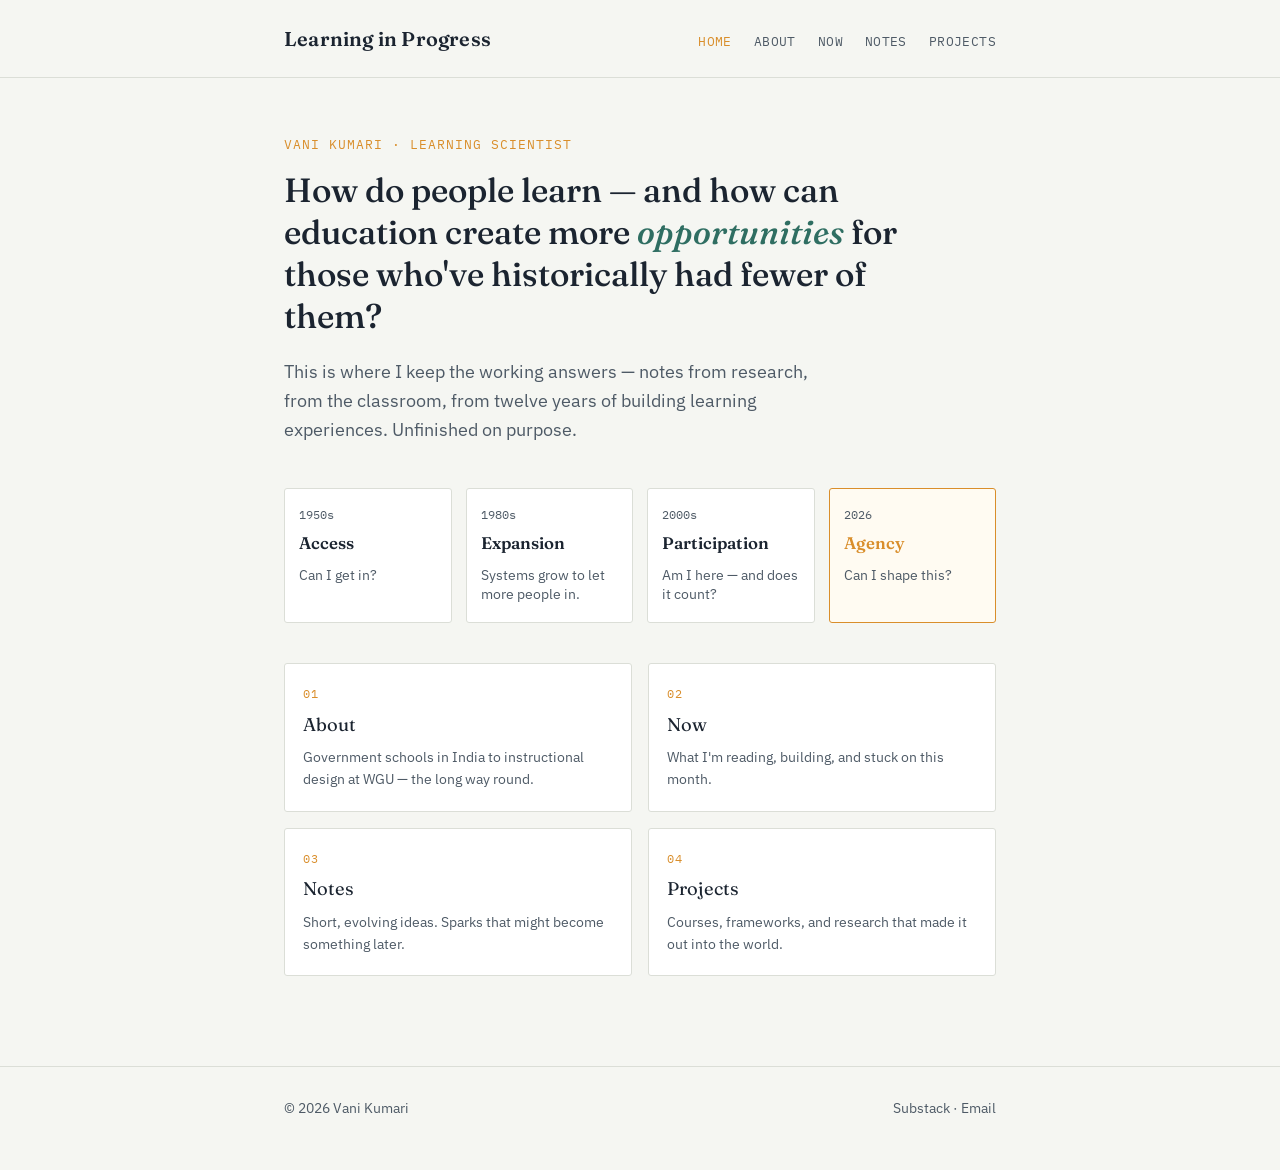
<file: index.html>
<!DOCTYPE html>
<html lang="en">
<head>
<meta charset="UTF-8">
<meta name="viewport" content="width=device-width, initial-scale=1.0">
<title>Learning in Progress — Vani Kumari</title>
<link rel="stylesheet" href="style.css">
</head>
<body>

<header class="site">
  <div class="wrap">
    <div class="brand"><a href="index.html">Learning in Progress</a></div>
    <nav class="primary">
      <a href="index.html" class="current">Home</a>
      <a href="about.html">About</a>
      <a href="now.html">Now</a>
      <a href="notes.html">Notes</a>
      <a href="projects.html">Projects</a>
    </nav>
  </div>
</header>

<main>
  <div class="wrap">
    <p class="eyebrow">Vani Kumari · Learning Scientist</p>
    <h1>How do people learn — and how can education create more <em>opportunities</em> for those who've historically had fewer of them?</h1>
    <p class="lede">This is where I keep the working answers — notes from research, from the classroom, from twelve years of building learning experiences. Unfinished on purpose.</p>

    <div class="timeline">
      <div class="stage">
        <div class="year">1950s</div>
        <div class="word">Access</div>
        <div class="gloss">Can I get in?</div>
      </div>
      <div class="stage">
        <div class="year">1980s</div>
        <div class="word">Expansion</div>
        <div class="gloss">Systems grow to let more people in.</div>
      </div>
      <div class="stage">
        <div class="year">2000s</div>
        <div class="word">Participation</div>
        <div class="gloss">Am I here — and does it count?</div>
      </div>
      <div class="stage">
        <div class="year">2026</div>
        <div class="word">Agency</div>
        <div class="gloss">Can I shape this?</div>
      </div>
    </div>

    <div class="section-links">
      <a href="about.html">
        <div class="label">01</div>
        <div class="title">About</div>
        <div class="desc">Government schools in India to instructional design at WGU — the long way round.</div>
      </a>
      <a href="now.html">
        <div class="label">02</div>
        <div class="title">Now</div>
        <div class="desc">What I'm reading, building, and stuck on this month.</div>
      </a>
      <a href="notes.html">
        <div class="label">03</div>
        <div class="title">Notes</div>
        <div class="desc">Short, evolving ideas. Sparks that might become something later.</div>
      </a>
      <a href="projects.html">
        <div class="label">04</div>
        <div class="title">Projects</div>
        <div class="desc">Courses, frameworks, and research that made it out into the world.</div>
      </a>
    </div>
  </div>
</main>

<footer class="site">
  <div class="wrap">
    <span>© 2026 Vani Kumari</span>
    <span><a href="https://[yoursubstack].substack.com">Substack</a> · <a href="mailto:[email protected]">Email</a></span>
  </div>
</footer>

</body>
</html>
</file>
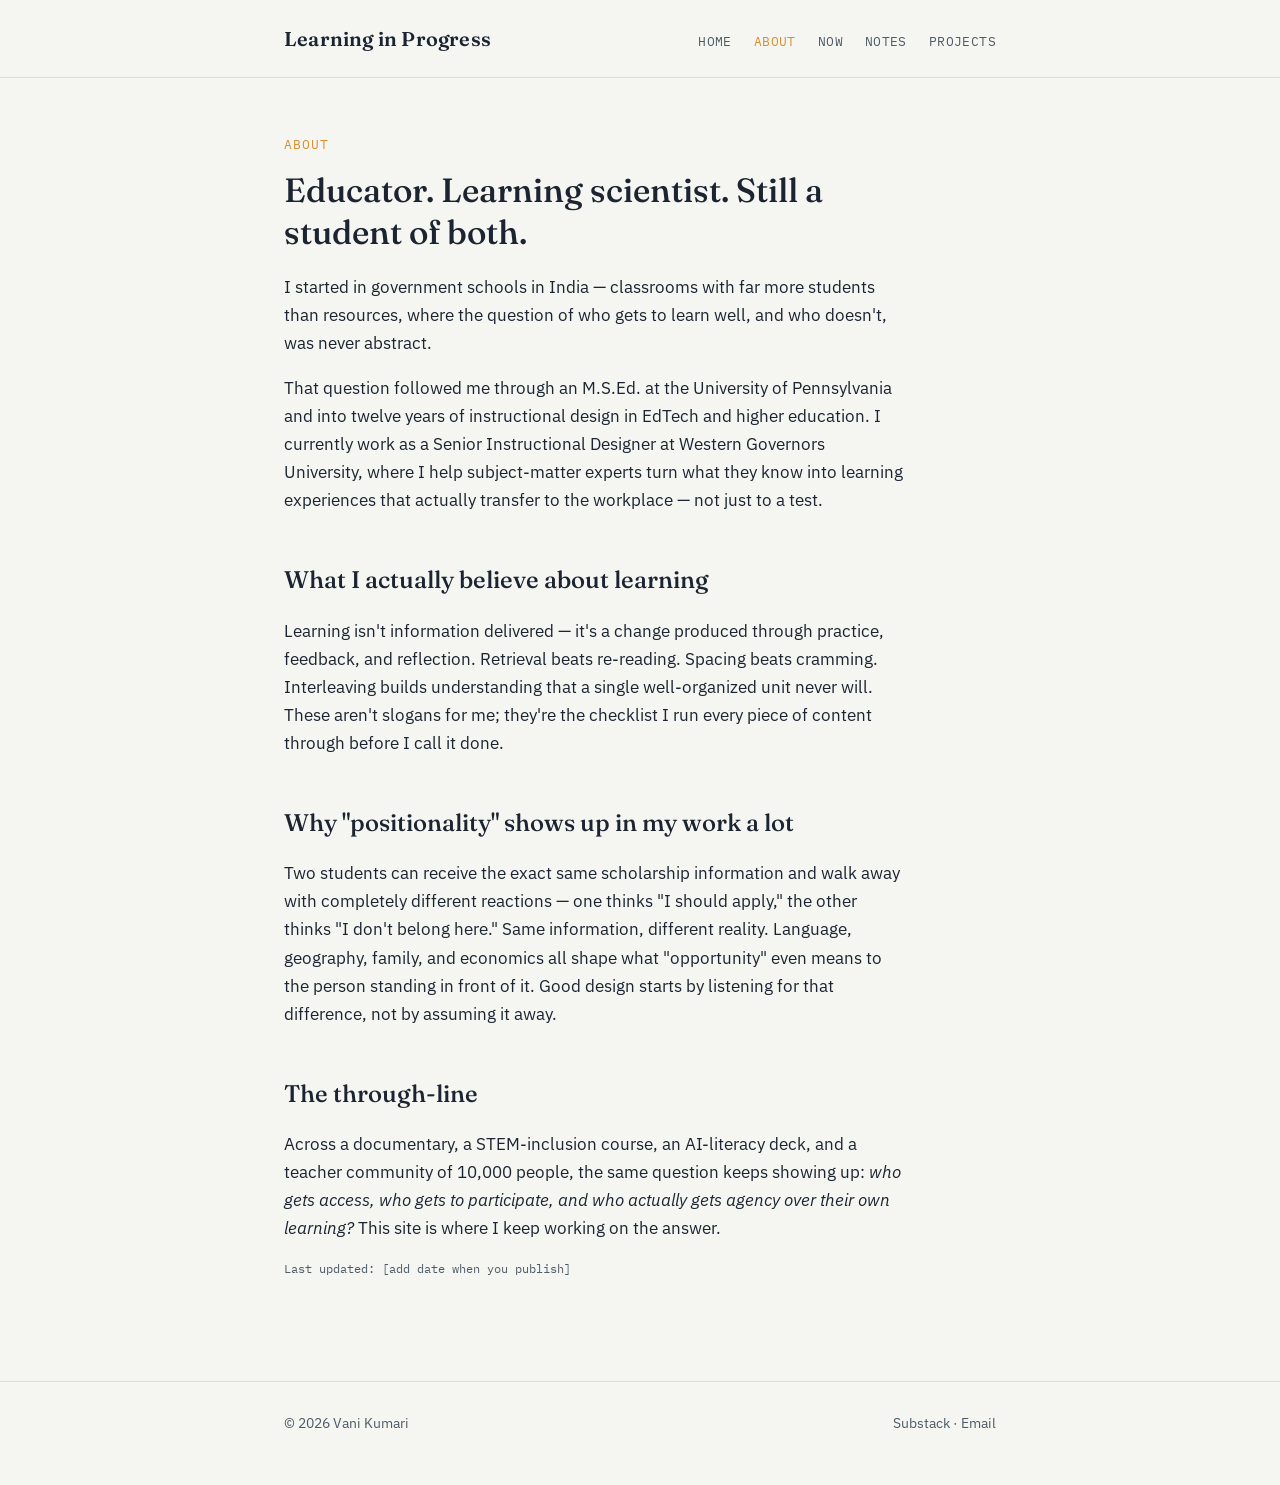
<file: about.html>
<!DOCTYPE html>
<html lang="en">
<head>
<meta charset="UTF-8">
<meta name="viewport" content="width=device-width, initial-scale=1.0">
<title>About — Learning in Progress</title>
<link rel="stylesheet" href="style.css">
</head>
<body>

<header class="site">
  <div class="wrap">
    <div class="brand"><a href="index.html">Learning in Progress</a></div>
    <nav class="primary">
      <a href="index.html">Home</a>
      <a href="about.html" class="current">About</a>
      <a href="now.html">Now</a>
      <a href="notes.html">Notes</a>
      <a href="projects.html">Projects</a>
    </nav>
  </div>
</header>

<main>
  <div class="wrap">
    <p class="eyebrow">About</p>
    <h1>Educator. Learning scientist. Still a student of both.</h1>

    <p>I started in government schools in India — classrooms with far more students than resources, where the question of who gets to learn well, and who doesn't, was never abstract.</p>

    <p>That question followed me through an M.S.Ed. at the University of Pennsylvania and into twelve years of instructional design in EdTech and higher education. I currently work as a Senior Instructional Designer at Western Governors University, where I help subject-matter experts turn what they know into learning experiences that actually transfer to the workplace — not just to a test.</p>

    <h2>What I actually believe about learning</h2>
    <p>Learning isn't information delivered — it's a change produced through practice, feedback, and reflection. Retrieval beats re-reading. Spacing beats cramming. Interleaving builds understanding that a single well-organized unit never will. These aren't slogans for me; they're the checklist I run every piece of content through before I call it done.</p>

    <h2>Why "positionality" shows up in my work a lot</h2>
    <p>Two students can receive the exact same scholarship information and walk away with completely different reactions — one thinks "I should apply," the other thinks "I don't belong here." Same information, different reality. Language, geography, family, and economics all shape what "opportunity" even means to the person standing in front of it. Good design starts by listening for that difference, not by assuming it away.</p>

    <h2>The through-line</h2>
    <p>Across a documentary, a STEM-inclusion course, an AI-literacy deck, and a teacher community of 10,000 people, the same question keeps showing up: <em>who gets access, who gets to participate, and who actually gets agency over their own learning?</em> This site is where I keep working on the answer.</p>

    <p class="updated">Last updated: [add date when you publish]</p>
  </div>
</main>

<footer class="site">
  <div class="wrap">
    <span>© 2026 Vani Kumari</span>
    <span><a href="https://[yoursubstack].substack.com">Substack</a> · <a href="mailto:[email protected]">Email</a></span>
  </div>
</footer>

</body>
</html>
</file>
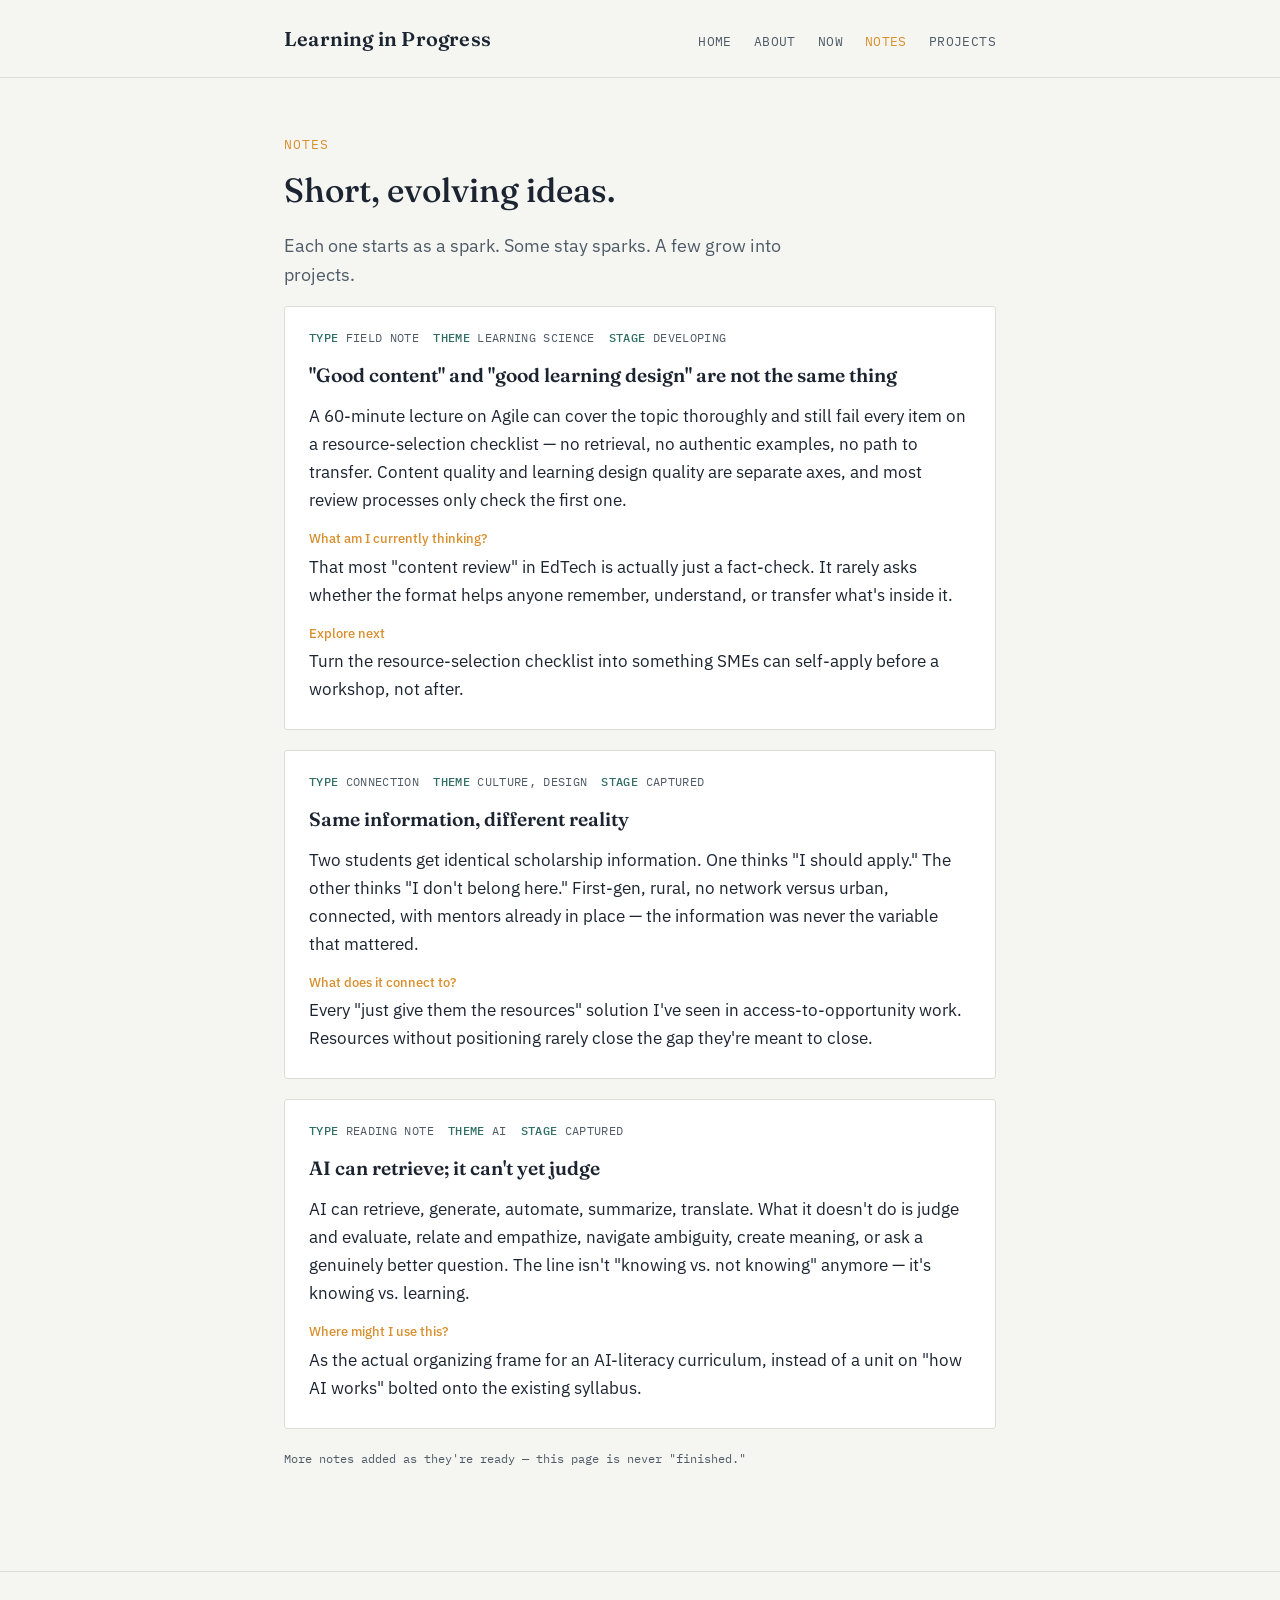
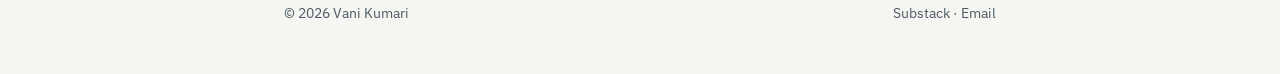
<file: notes.html>
<!DOCTYPE html>
<html lang="en">
<head>
<meta charset="UTF-8">
<meta name="viewport" content="width=device-width, initial-scale=1.0">
<title>Notes — Learning in Progress</title>
<link rel="stylesheet" href="style.css">
</head>
<body>

<header class="site">
  <div class="wrap">
    <div class="brand"><a href="index.html">Learning in Progress</a></div>
    <nav class="primary">
      <a href="index.html">Home</a>
      <a href="about.html">About</a>
      <a href="now.html">Now</a>
      <a href="notes.html" class="current">Notes</a>
      <a href="projects.html">Projects</a>
    </nav>
  </div>
</header>

<main>
  <div class="wrap">
    <p class="eyebrow">Notes</p>
    <h1>Short, evolving ideas.</h1>
    <p class="lede">Each one starts as a spark. Some stay sparks. A few grow into projects.</p>

    <div class="card">
      <div class="meta">
        <span><b>Type</b> Field Note</span>
        <span><b>Theme</b> Learning Science</span>
        <span><b>Stage</b> Developing</span>
      </div>
      <h3>"Good content" and "good learning design" are not the same thing</h3>
      <p>A 60-minute lecture on Agile can cover the topic thoroughly and still fail every item on a resource-selection checklist — no retrieval, no authentic examples, no path to transfer. Content quality and learning design quality are separate axes, and most review processes only check the first one.</p>
      <p class="prompt">What am I currently thinking?</p>
      <p>That most "content review" in EdTech is actually just a fact-check. It rarely asks whether the format helps anyone remember, understand, or transfer what's inside it.</p>
      <p class="prompt">Explore next</p>
      <p>Turn the resource-selection checklist into something SMEs can self-apply before a workshop, not after.</p>
    </div>

    <div class="card">
      <div class="meta">
        <span><b>Type</b> Connection</span>
        <span><b>Theme</b> Culture, Design</span>
        <span><b>Stage</b> Captured</span>
      </div>
      <h3>Same information, different reality</h3>
      <p>Two students get identical scholarship information. One thinks "I should apply." The other thinks "I don't belong here." First-gen, rural, no network versus urban, connected, with mentors already in place — the information was never the variable that mattered.</p>
      <p class="prompt">What does it connect to?</p>
      <p>Every "just give them the resources" solution I've seen in access-to-opportunity work. Resources without positioning rarely close the gap they're meant to close.</p>
    </div>

    <div class="card">
      <div class="meta">
        <span><b>Type</b> Reading Note</span>
        <span><b>Theme</b> AI</span>
        <span><b>Stage</b> Captured</span>
      </div>
      <h3>AI can retrieve; it can't yet judge</h3>
      <p>AI can retrieve, generate, automate, summarize, translate. What it doesn't do is judge and evaluate, relate and empathize, navigate ambiguity, create meaning, or ask a genuinely better question. The line isn't "knowing vs. not knowing" anymore — it's knowing vs. learning.</p>
      <p class="prompt">Where might I use this?</p>
      <p>As the actual organizing frame for an AI-literacy curriculum, instead of a unit on "how AI works" bolted onto the existing syllabus.</p>
    </div>

    <p class="updated">More notes added as they're ready — this page is never "finished."</p>
  </div>
</main>

<footer class="site">
  <div class="wrap">
    <span>© 2026 Vani Kumari</span>
    <span><a href="https://[yoursubstack].substack.com">Substack</a> · <a href="mailto:[email protected]">Email</a></span>
  </div>
</footer>

</body>
</html>
</file>
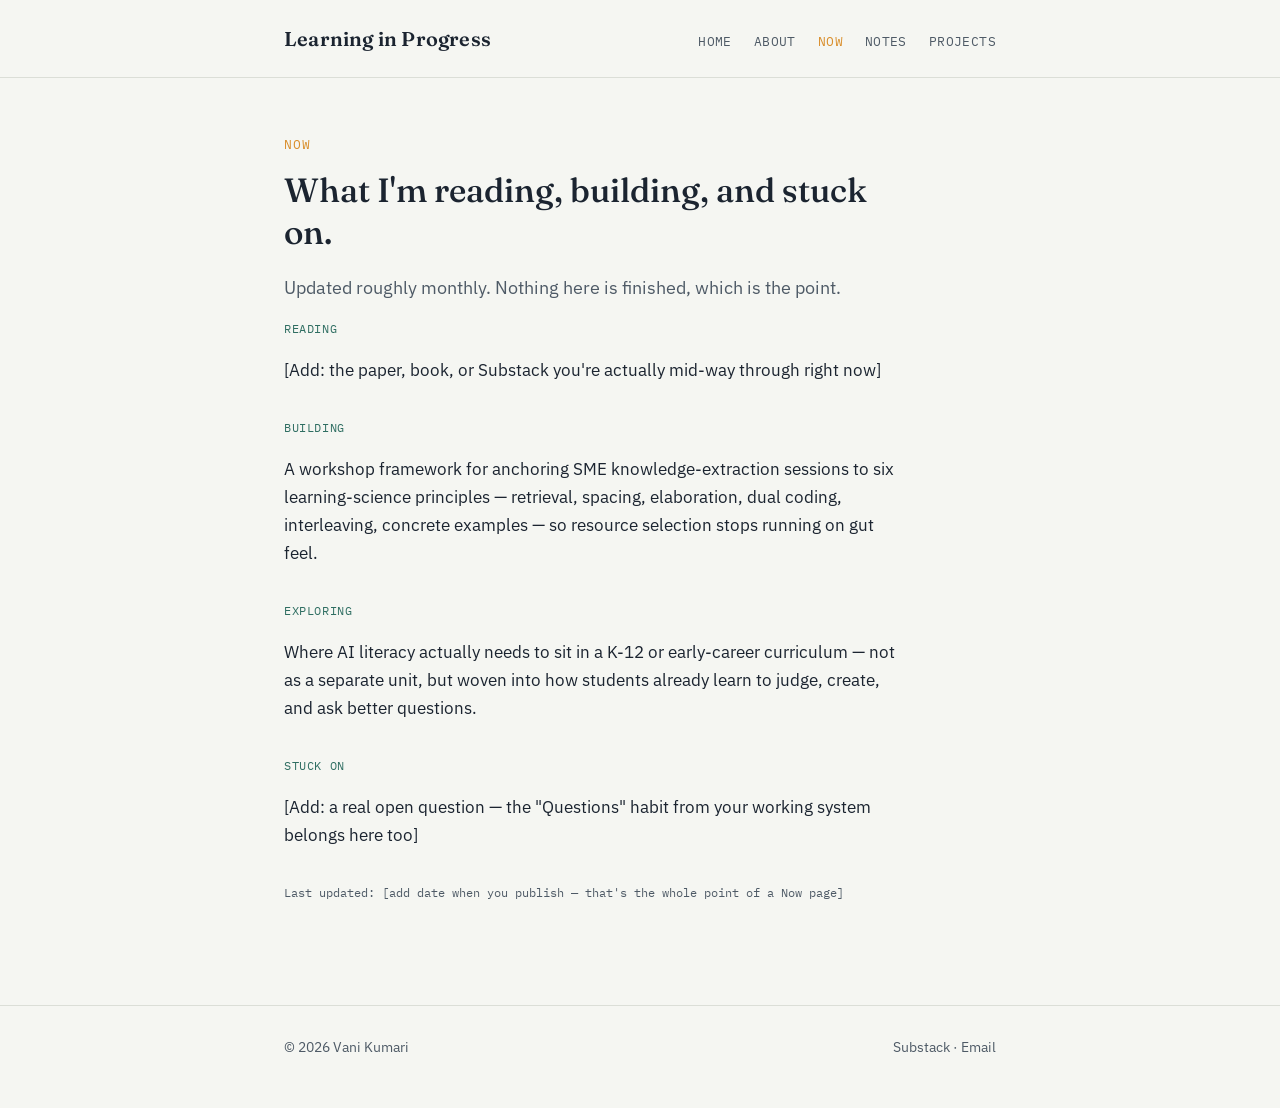
<file: now.html>
<!DOCTYPE html>
<html lang="en">
<head>
<meta charset="UTF-8">
<meta name="viewport" content="width=device-width, initial-scale=1.0">
<title>Now — Learning in Progress</title>
<link rel="stylesheet" href="style.css">
</head>
<body>

<header class="site">
  <div class="wrap">
    <div class="brand"><a href="index.html">Learning in Progress</a></div>
    <nav class="primary">
      <a href="index.html">Home</a>
      <a href="about.html">About</a>
      <a href="now.html" class="current">Now</a>
      <a href="notes.html">Notes</a>
      <a href="projects.html">Projects</a>
    </nav>
  </div>
</header>

<main>
  <div class="wrap">
    <p class="eyebrow">Now</p>
    <h1>What I'm reading, building, and stuck on.</h1>
    <p class="lede">Updated roughly monthly. Nothing here is finished, which is the point.</p>

    <div class="now-block">
      <div class="cat">Reading</div>
      <p>[Add: the paper, book, or Substack you're actually mid-way through right now]</p>
    </div>

    <div class="now-block">
      <div class="cat">Building</div>
      <p>A workshop framework for anchoring SME knowledge-extraction sessions to six learning-science principles — retrieval, spacing, elaboration, dual coding, interleaving, concrete examples — so resource selection stops running on gut feel.</p>
    </div>

    <div class="now-block">
      <div class="cat">Exploring</div>
      <p>Where AI literacy actually needs to sit in a K-12 or early-career curriculum — not as a separate unit, but woven into how students already learn to judge, create, and ask better questions.</p>
    </div>

    <div class="now-block">
      <div class="cat">Stuck on</div>
      <p>[Add: a real open question — the "Questions" habit from your working system belongs here too]</p>
    </div>

    <p class="updated">Last updated: [add date when you publish — that's the whole point of a Now page]</p>
  </div>
</main>

<footer class="site">
  <div class="wrap">
    <span>© 2026 Vani Kumari</span>
    <span><a href="https://[yoursubstack].substack.com">Substack</a> · <a href="mailto:[email protected]">Email</a></span>
  </div>
</footer>

</body>
</html>
</file>
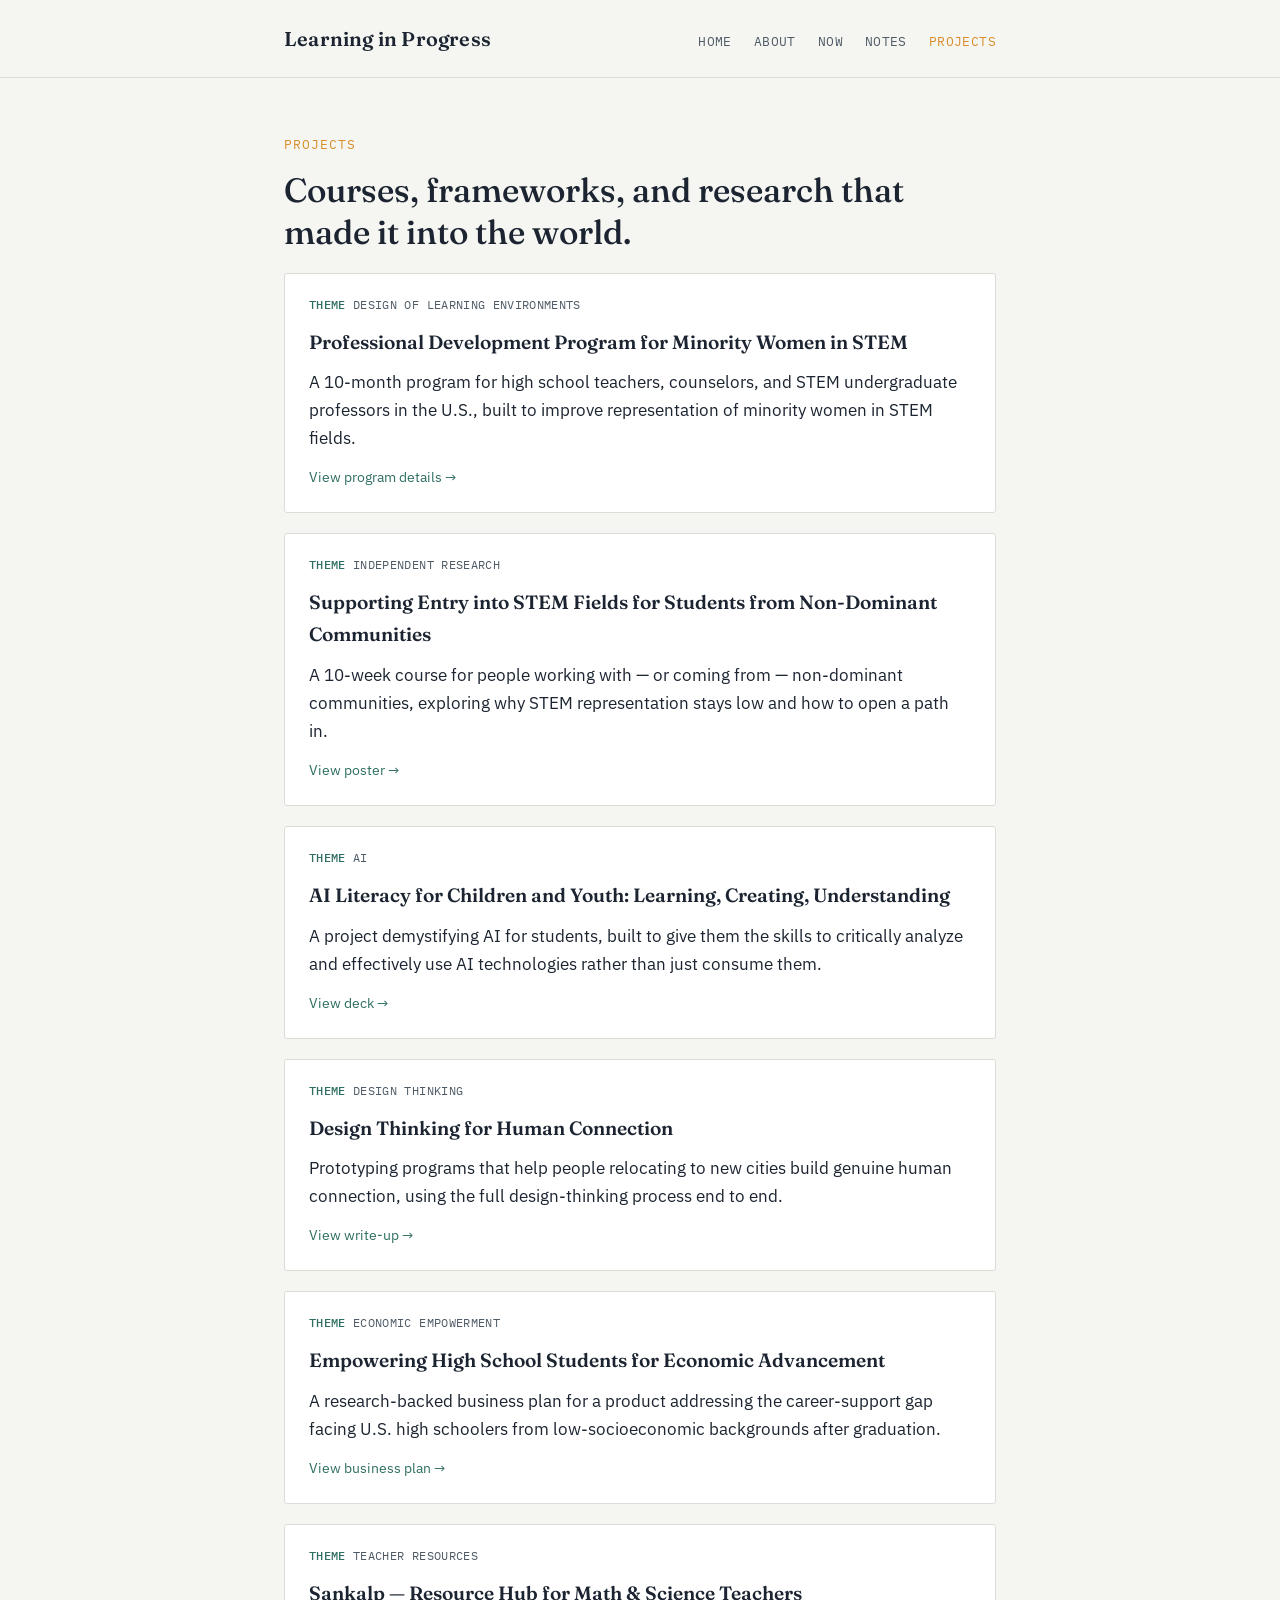
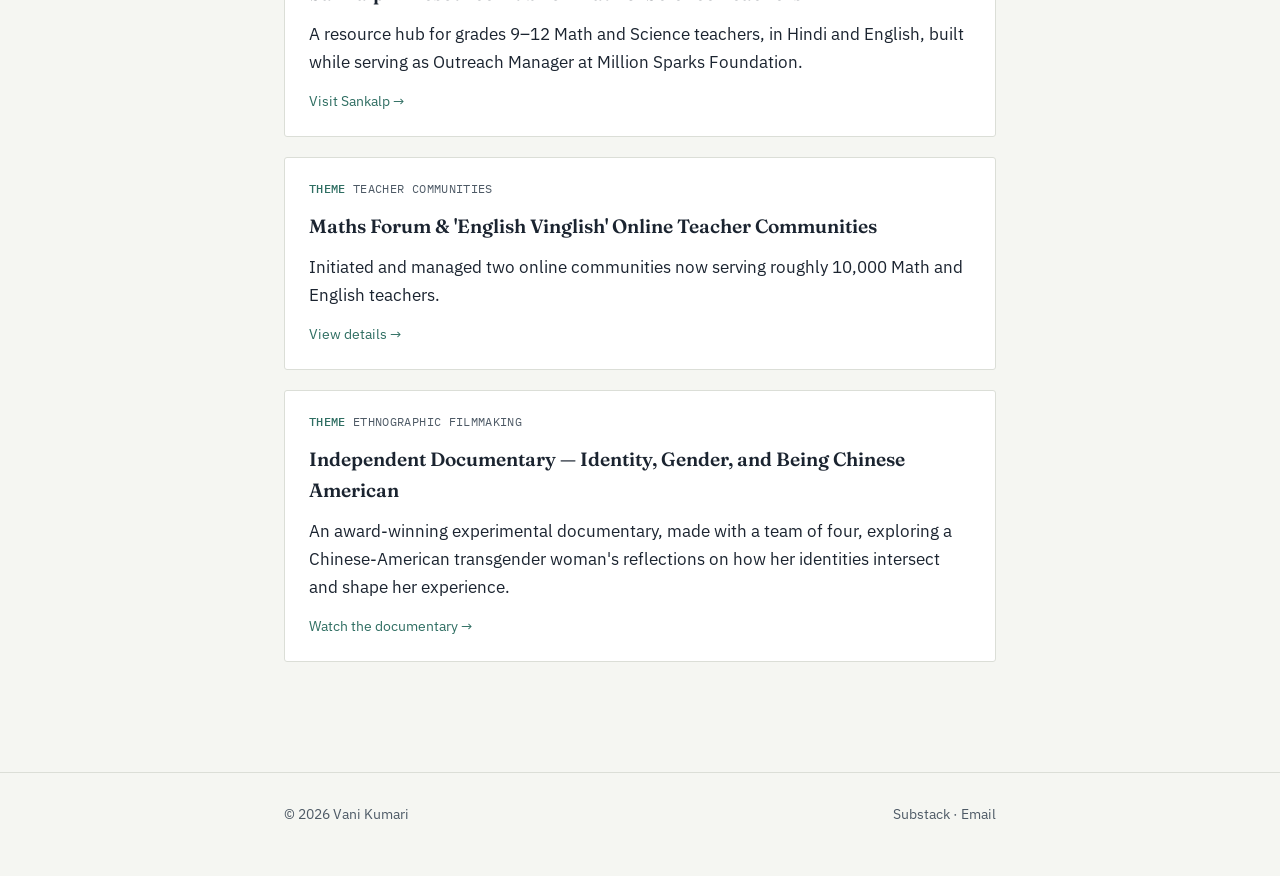
<file: projects.html>
<!DOCTYPE html>
<html lang="en">
<head>
<meta charset="UTF-8">
<meta name="viewport" content="width=device-width, initial-scale=1.0">
<title>Projects — Learning in Progress</title>
<link rel="stylesheet" href="style.css">
</head>
<body>

<header class="site">
  <div class="wrap">
    <div class="brand"><a href="index.html">Learning in Progress</a></div>
    <nav class="primary">
      <a href="index.html">Home</a>
      <a href="about.html">About</a>
      <a href="now.html">Now</a>
      <a href="notes.html">Notes</a>
      <a href="projects.html" class="current">Projects</a>
    </nav>
  </div>
</header>

<main>
  <div class="wrap">
    <p class="eyebrow">Projects</p>
    <h1>Courses, frameworks, and research that made it into the world.</h1>

    <div class="card">
      <div class="meta"><span><b>Theme</b> Design of Learning Environments</span></div>
      <h3>Professional Development Program for Minority Women in STEM</h3>
      <p>A 10-month program for high school teachers, counselors, and STEM undergraduate professors in the U.S., built to improve representation of minority women in STEM fields.</p>
      <a class="link" href="https://drive.google.com/file/d/17CjkoVIQ5H3qsDykGCzORJqdW4a-znqM/view?usp=sharing" target="_blank" rel="noopener">View program details →</a>
    </div>

    <div class="card">
      <div class="meta"><span><b>Theme</b> Independent Research</span></div>
      <h3>Supporting Entry into STEM Fields for Students from Non-Dominant Communities</h3>
      <p>A 10-week course for people working with — or coming from — non-dominant communities, exploring why STEM representation stays low and how to open a path in.</p>
      <a class="link" href="https://drive.google.com/file/d/1mT3eUdZ0yPHDeL3XhKxCdmYmnfauPvo_/view?usp=sharing" target="_blank" rel="noopener">View poster →</a>
    </div>

    <div class="card">
      <div class="meta"><span><b>Theme</b> AI</span></div>
      <h3>AI Literacy for Children and Youth: Learning, Creating, Understanding</h3>
      <p>A project demystifying AI for students, built to give them the skills to critically analyze and effectively use AI technologies rather than just consume them.</p>
      <a class="link" href="https://docs.google.com/presentation/d/1WIPxdKvN-ZOZwmvoBnlVI-UYuyuPa37s-HKM8n3kraI/edit?usp=sharing" target="_blank" rel="noopener">View deck →</a>
    </div>

    <div class="card">
      <div class="meta"><span><b>Theme</b> Design Thinking</span></div>
      <h3>Design Thinking for Human Connection</h3>
      <p>Prototyping programs that help people relocating to new cities build genuine human connection, using the full design-thinking process end to end.</p>
      <a class="link" href="https://drive.google.com/file/d/1pxlHQPF4_oMYmBMOHhxShibwfC_a0AeG/view?usp=sharing" target="_blank" rel="noopener">View write-up →</a>
    </div>

    <div class="card">
      <div class="meta"><span><b>Theme</b> Economic Empowerment</span></div>
      <h3>Empowering High School Students for Economic Advancement</h3>
      <p>A research-backed business plan for a product addressing the career-support gap facing U.S. high schoolers from low-socioeconomic backgrounds after graduation.</p>
      <a class="link" href="https://docs.google.com/presentation/d/1EqumJ0WqYR8enVhblOH-VyU2f3QScHHlusqGdh6ck0k/edit?usp=sharing" target="_blank" rel="noopener">View business plan →</a>
    </div>

    <div class="card">
      <div class="meta"><span><b>Theme</b> Teacher Resources</span></div>
      <h3>Sankalp — Resource Hub for Math & Science Teachers</h3>
      <p>A resource hub for grades 9–12 Math and Science teachers, in Hindi and English, built while serving as Outreach Manager at Million Sparks Foundation.</p>
      <a class="link" href="https://sankalp.avantifellows.org/" target="_blank" rel="noopener">Visit Sankalp →</a>
    </div>

    <div class="card">
      <div class="meta"><span><b>Theme</b> Teacher Communities</span></div>
      <h3>Maths Forum & 'English Vinglish' Online Teacher Communities</h3>
      <p>Initiated and managed two online communities now serving roughly 10,000 Math and English teachers.</p>
      <a class="link" href="https://drive.google.com/file/d/1aSAerokONpfHxPqbd10q9mGYJwpXeVpd/view?usp=sharing" target="_blank" rel="noopener">View details →</a>
    </div>

    <div class="card">
      <div class="meta"><span><b>Theme</b> Ethnographic Filmmaking</span></div>
      <h3>Independent Documentary — Identity, Gender, and Being Chinese American</h3>
      <p>An award-winning experimental documentary, made with a team of four, exploring a Chinese-American transgender woman's reflections on how her identities intersect and shape her experience.</p>
      <a class="link" href="https://youtu.be/qnDhTZbSUf8?si=a1EXFsunGpJHRodz" target="_blank" rel="noopener">Watch the documentary →</a>
    </div>

  </div>
</main>

<footer class="site">
  <div class="wrap">
    <span>© 2026 Vani Kumari</span>
    <span><a href="https://[yoursubstack].substack.com">Substack</a> · <a href="mailto:[email protected]">Email</a></span>
  </div>
</footer>

</body>
</html>
</file>
<file: style.css>
@import url('https://fonts.googleapis.com/css2?family=Fraunces:ital,opsz,wght@0,9..144,400;0,9..144,500;0,9..144,600;1,9..144,500&family=IBM+Plex+Sans:wght@400;500;600&family=IBM+Plex+Mono:wght@400;500&display=swap');

:root {
  --ink: #1B2430;
  --ink-soft: #4E5A66;
  --paper: #F5F6F2;
  --card: #FFFFFF;
  --marigold: #D98E2B;
  --marigold-soft: #F3DDB2;
  --jade: #2F6E62;
  --line: #DBDED7;
  --max: 760px;
}

* { box-sizing: border-box; }

html { scroll-behavior: smooth; }

body {
  margin: 0;
  background: var(--paper);
  color: var(--ink);
  font-family: 'IBM Plex Sans', sans-serif;
  font-size: 17px;
  line-height: 1.65;
  -webkit-font-smoothing: antialiased;
}

a { color: var(--jade); text-decoration: none; border-bottom: 1px solid transparent; }
a:hover { border-bottom-color: currentColor; }
a:focus-visible, button:focus-visible { outline: 2px solid var(--jade); outline-offset: 3px; }

.wrap { max-width: var(--max); margin: 0 auto; padding: 0 24px; }

/* -- Header / nav -- */
header.site {
  border-bottom: 1px solid var(--line);
  padding: 22px 0;
}
header.site .wrap {
  display: flex;
  justify-content: space-between;
  align-items: baseline;
  flex-wrap: wrap;
  gap: 10px;
}
.brand {
  font-family: 'Fraunces', serif;
  font-weight: 600;
  font-size: 20px;
  letter-spacing: 0.01em;
}
.brand a { color: var(--ink); border-bottom: none; }
nav.primary {
  display: flex;
  gap: 22px;
  font-family: 'IBM Plex Mono', monospace;
  font-size: 13px;
  letter-spacing: 0.03em;
  text-transform: uppercase;
}
nav.primary a { color: var(--ink-soft); border-bottom: none; }
nav.primary a.current, nav.primary a:hover { color: var(--marigold); }

/* -- Generic page structure -- */
main { padding: 56px 0 90px; }
.eyebrow {
  font-family: 'IBM Plex Mono', monospace;
  font-size: 12.5px;
  letter-spacing: 0.08em;
  text-transform: uppercase;
  color: var(--marigold);
  margin: 0 0 14px;
}
h1 {
  font-family: 'Fraunces', serif;
  font-weight: 500;
  font-size: 2.1rem;
  line-height: 1.25;
  margin: 0 0 20px;
  max-width: 620px;
}
h1 em { font-style: italic; color: var(--jade); }
h2 {
  font-family: 'Fraunces', serif;
  font-weight: 500;
  font-size: 1.5rem;
  margin: 46px 0 16px;
}
p.lede {
  font-size: 1.1rem;
  color: var(--ink-soft);
  max-width: 560px;
}
p { max-width: 620px; }

/* -- Timeline (home hero signature) -- */
.timeline {
  display: grid;
  grid-template-columns: repeat(4, 1fr);
  gap: 14px;
  margin: 44px 0 8px;
}
.timeline .stage {
  background: var(--card);
  border: 1px solid var(--line);
  border-radius: 3px;
  padding: 16px 14px 18px;
  position: relative;
}
.timeline .stage:last-child { border-color: var(--marigold); background: #FFFBF2; }
.timeline .year {
  font-family: 'IBM Plex Mono', monospace;
  font-size: 12px;
  color: var(--ink-soft);
}
.timeline .word {
  font-family: 'Fraunces', serif;
  font-size: 1.05rem;
  font-weight: 600;
  margin: 6px 0 8px;
}
.timeline .gloss {
  font-size: 13.5px;
  color: var(--ink-soft);
  line-height: 1.4;
}
.timeline .stage:last-child .word { color: var(--marigold); }
@media (max-width: 640px) {
  .timeline { grid-template-columns: 1fr 1fr; }
}

/* -- Section link cards on home -- */
.section-links {
  display: grid;
  grid-template-columns: 1fr 1fr;
  gap: 16px;
  margin-top: 40px;
}
.section-links a {
  display: block;
  border: 1px solid var(--line);
  border-radius: 3px;
  padding: 20px 18px;
  background: var(--card);
  border-bottom: 1px solid var(--line);
  transition: border-color 0.15s ease;
}
.section-links a:hover { border-color: var(--jade); }
.section-links .label {
  font-family: 'IBM Plex Mono', monospace;
  font-size: 12px;
  color: var(--marigold);
  text-transform: uppercase;
  letter-spacing: 0.05em;
}
.section-links .title {
  font-family: 'Fraunces', serif;
  font-size: 1.15rem;
  color: var(--ink);
  margin-top: 6px;
}
.section-links .desc {
  font-size: 13.5px;
  color: var(--ink-soft);
  margin-top: 6px;
}
@media (max-width: 640px) {
  .section-links { grid-template-columns: 1fr; }
}

/* -- Index-card component: used on Notes + Projects -- */
.card {
  background: var(--card);
  border: 1px solid var(--line);
  border-radius: 3px;
  padding: 22px 24px;
  margin-bottom: 20px;
}
.card .meta {
  display: flex;
  flex-wrap: wrap;
  gap: 8px 14px;
  font-family: 'IBM Plex Mono', monospace;
  font-size: 11.5px;
  text-transform: uppercase;
  letter-spacing: 0.03em;
  color: var(--ink-soft);
  margin-bottom: 12px;
}
.card .meta span b { color: var(--jade); font-weight: 500; }
.card h3 {
  font-family: 'Fraunces', serif;
  font-weight: 600;
  font-size: 1.2rem;
  margin: 0 0 10px;
}
.card .prompt {
  font-size: 13px;
  color: var(--marigold);
  font-weight: 500;
  margin: 14px 0 3px;
}
.card p { margin: 0 0 4px; max-width: none; }
.card .link {
  display: inline-block;
  margin-top: 10px;
  font-size: 13.5px;
}

/* -- Now page list -- */
.now-block { margin-bottom: 34px; }
.now-block .cat {
  font-family: 'IBM Plex Mono', monospace;
  font-size: 12px;
  color: var(--jade);
  text-transform: uppercase;
  letter-spacing: 0.05em;
  margin-bottom: 6px;
}

/* -- footer -- */
footer.site {
  border-top: 1px solid var(--line);
  padding: 30px 0 50px;
  font-size: 13.5px;
  color: var(--ink-soft);
}
footer.site .wrap {
  display: flex;
  justify-content: space-between;
  flex-wrap: wrap;
  gap: 10px;
}
footer.site a { color: var(--ink-soft); }

.updated {
  font-family: 'IBM Plex Mono', monospace;
  font-size: 12px;
  color: var(--ink-soft);
}
</file>
